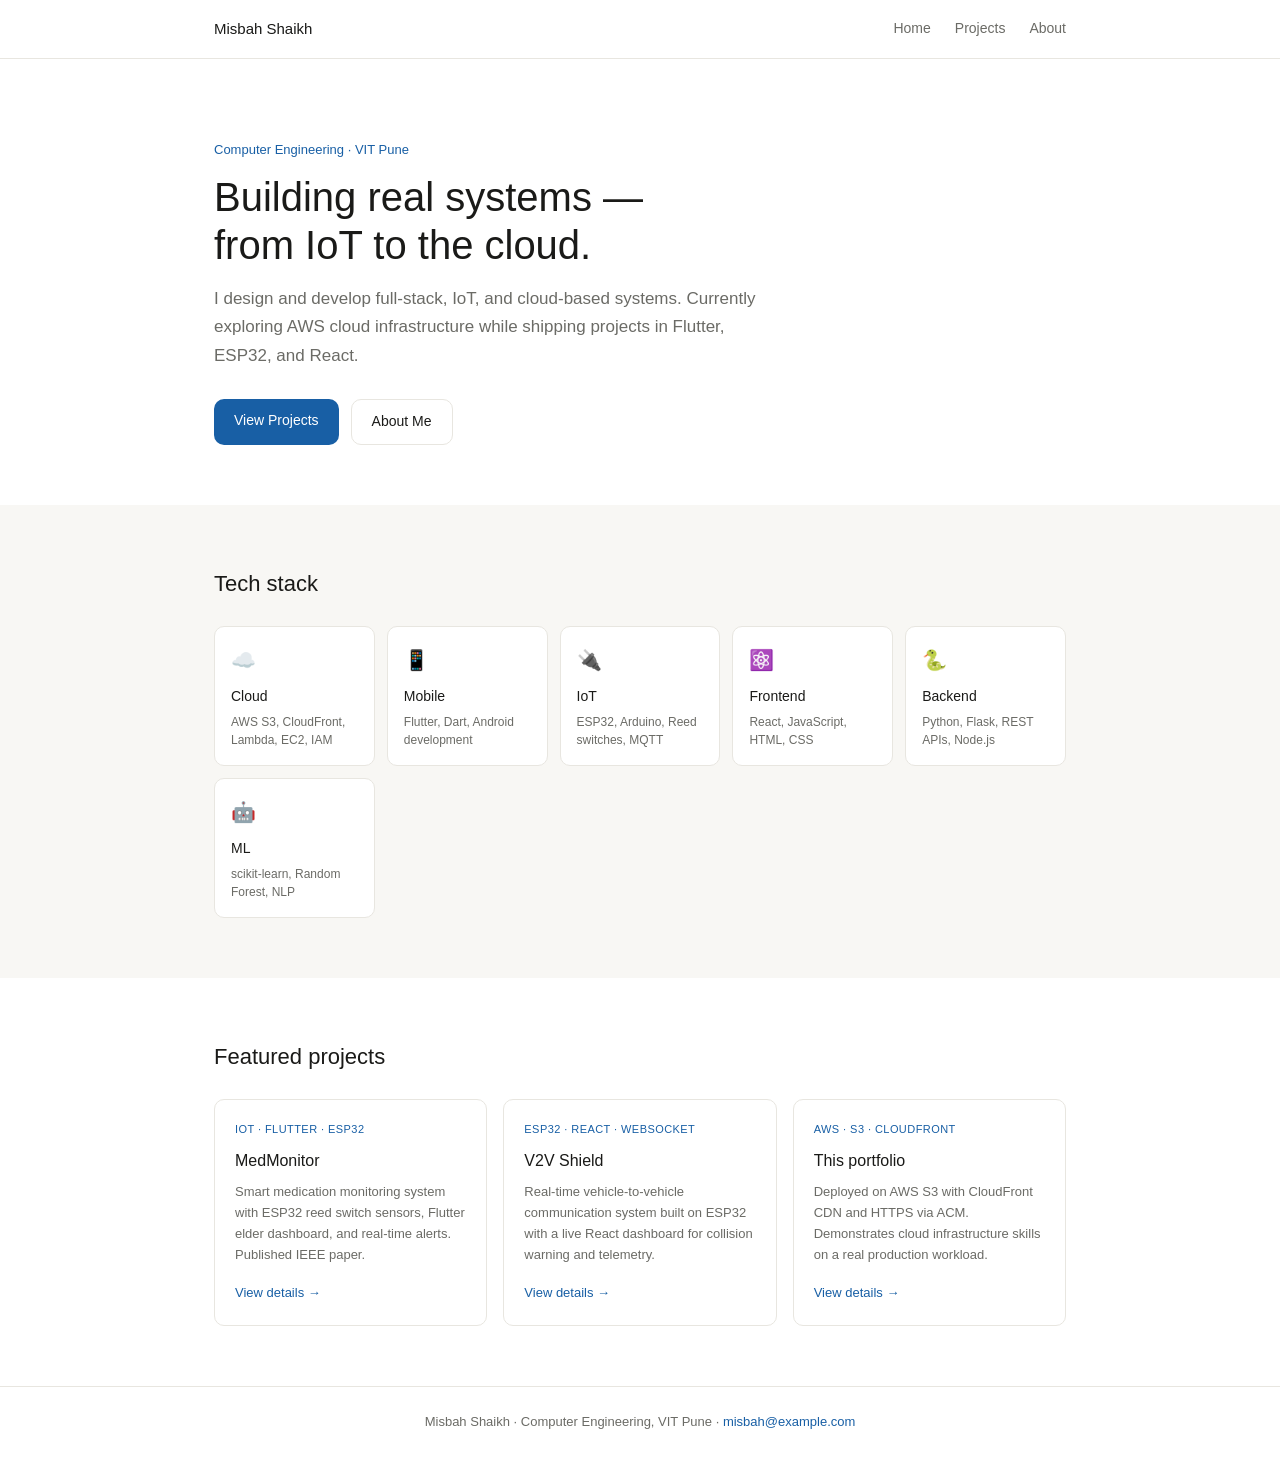
<file: index.html>
<!DOCTYPE html>
<html lang="en">
<head>
  <meta charset="UTF-8">
  <meta name="viewport" content="width=device-width, initial-scale=1.0">
  <title>Misbah Shaikh — Computer Engineer</title>
  <link rel="stylesheet" href="style.css">
</head>
<body>
  <nav>
    <div class="nav-inner">
      <span class="logo">Misbah Shaikh</span>
      <div class="nav-links">
        <a href="index.html">Home</a>
        <a href="projects.html">Projects</a>
        <a href="about.html">About</a>
      </div>
    </div>
  </nav>

  <section class="hero">
    <div class="container">
      <p class="tag">Computer Engineering · VIT Pune</p>
      <h1>Building real systems —<br>from IoT to the cloud.</h1>
      <p class="hero-sub">I design and develop full-stack, IoT, and cloud-based systems. Currently exploring AWS cloud infrastructure while shipping projects in Flutter, ESP32, and React.</p>
      <div class="btn-row">
        <a href="projects.html" class="btn-primary">View Projects</a>
        <a href="about.html" class="btn-secondary">About Me</a>
      </div>
    </div>
  </section>

  <section class="skills-section">
    <div class="container">
      <h2>Tech stack</h2>
      <div class="skills-grid">
        <div class="skill-card">
          <div class="skill-icon">☁️</div>
          <h3>Cloud</h3>
          <p>AWS S3, CloudFront, Lambda, EC2, IAM</p>
        </div>
        <div class="skill-card">
          <div class="skill-icon">📱</div>
          <h3>Mobile</h3>
          <p>Flutter, Dart, Android development</p>
        </div>
        <div class="skill-card">
          <div class="skill-icon">🔌</div>
          <h3>IoT</h3>
          <p>ESP32, Arduino, Reed switches, MQTT</p>
        </div>
        <div class="skill-card">
          <div class="skill-icon">⚛️</div>
          <h3>Frontend</h3>
          <p>React, JavaScript, HTML, CSS</p>
        </div>
        <div class="skill-card">
          <div class="skill-icon">🐍</div>
          <h3>Backend</h3>
          <p>Python, Flask, REST APIs, Node.js</p>
        </div>
        <div class="skill-card">
          <div class="skill-icon">🤖</div>
          <h3>ML</h3>
          <p>scikit-learn, Random Forest, NLP</p>
        </div>
      </div>
    </div>
  </section>

  <section class="featured">
    <div class="container">
      <h2>Featured projects</h2>
      <div class="project-grid">
        <div class="project-card">
          <div class="project-tag">IoT · Flutter · ESP32</div>
          <h3>MedMonitor</h3>
          <p>Smart medication monitoring system with ESP32 reed switch sensors, Flutter elder dashboard, and real-time alerts. Published IEEE paper.</p>
          <a href="projects.html" class="link">View details →</a>
        </div>
        <div class="project-card">
          <div class="project-tag">ESP32 · React · WebSocket</div>
          <h3>V2V Shield</h3>
          <p>Real-time vehicle-to-vehicle communication system built on ESP32 with a live React dashboard for collision warning and telemetry.</p>
          <a href="projects.html" class="link">View details →</a>
        </div>
        <div class="project-card">
          <div class="project-tag">AWS · S3 · CloudFront</div>
          <h3>This portfolio</h3>
          <p>Deployed on AWS S3 with CloudFront CDN and HTTPS via ACM. Demonstrates cloud infrastructure skills on a real production workload.</p>
          <a href="projects.html" class="link">View details →</a>
        </div>
      </div>
    </div>
  </section>

  <footer>
    <div class="container">
      <p>Misbah Shaikh · Computer Engineering, VIT Pune · <a href="mailto:misbah@example.com">misbah@example.com</a></p>
    </div>
  </footer>
</body>
</html>
</file>
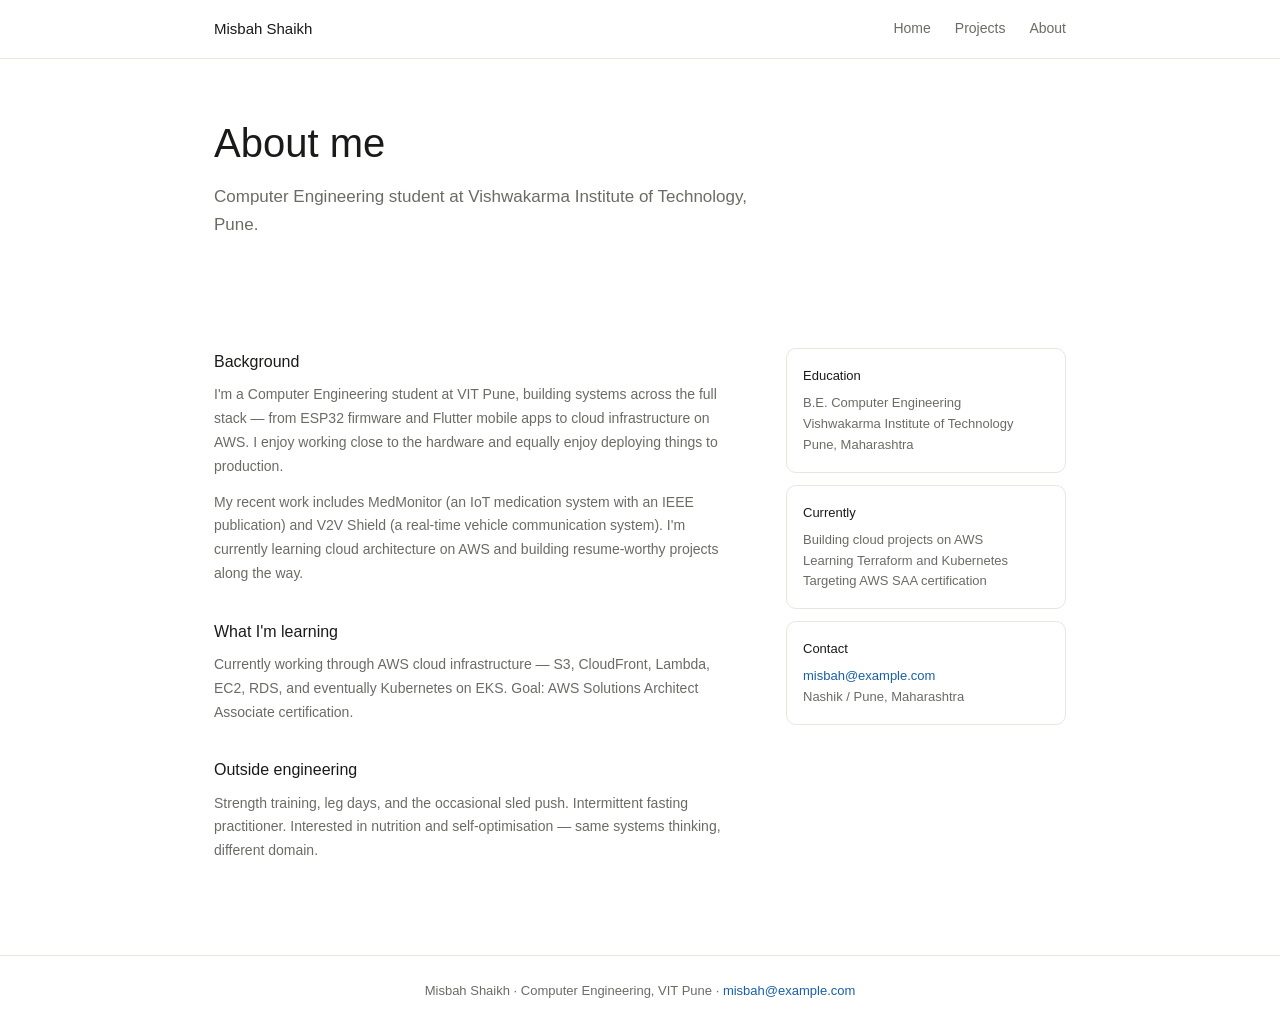
<file: about.html>
<!DOCTYPE html>
<html lang="en">
<head>
  <meta charset="UTF-8">
  <meta name="viewport" content="width=device-width, initial-scale=1.0">
  <title>About — Misbah Shaikh</title>
  <link rel="stylesheet" href="style.css">
</head>
<body>
  <nav>
    <div class="nav-inner">
      <span class="logo">Misbah Shaikh</span>
      <div class="nav-links">
        <a href="index.html">Home</a>
        <a href="projects.html">Projects</a>
        <a href="about.html">About</a>
      </div>
    </div>
  </nav>

  <section class="page-hero">
    <div class="container">
      <h1>About me</h1>
      <p class="hero-sub">Computer Engineering student at Vishwakarma Institute of Technology, Pune.</p>
    </div>
  </section>

  <section class="about-section">
    <div class="container about-grid">
      <div class="about-text">
        <h2>Background</h2>
        <p>I'm a Computer Engineering student at VIT Pune, building systems across the full stack — from ESP32 firmware and Flutter mobile apps to cloud infrastructure on AWS. I enjoy working close to the hardware and equally enjoy deploying things to production.</p>
        <p>My recent work includes MedMonitor (an IoT medication system with an IEEE publication) and V2V Shield (a real-time vehicle communication system). I'm currently learning cloud architecture on AWS and building resume-worthy projects along the way.</p>

        <h2 style="margin-top:2rem">What I'm learning</h2>
        <p>Currently working through AWS cloud infrastructure — S3, CloudFront, Lambda, EC2, RDS, and eventually Kubernetes on EKS. Goal: AWS Solutions Architect Associate certification.</p>

        <h2 style="margin-top:2rem">Outside engineering</h2>
        <p>Strength training, leg days, and the occasional sled push. Intermittent fasting practitioner. Interested in nutrition and self-optimisation — same systems thinking, different domain.</p>
      </div>
      <div class="about-sidebar">
        <div class="info-card">
          <h3>Education</h3>
          <p>B.E. Computer Engineering<br>Vishwakarma Institute of Technology<br>Pune, Maharashtra</p>
        </div>
        <div class="info-card">
          <h3>Currently</h3>
          <p>Building cloud projects on AWS<br>Learning Terraform and Kubernetes<br>Targeting AWS SAA certification</p>
        </div>
        <div class="info-card">
          <h3>Contact</h3>
          <p><a href="mailto:misbah@example.com">misbah@example.com</a><br>Nashik / Pune, Maharashtra</p>
        </div>
      </div>
    </div>
  </section>

  <footer>
    <div class="container">
      <p>Misbah Shaikh · Computer Engineering, VIT Pune · <a href="mailto:misbah@example.com">misbah@example.com</a></p>
    </div>
  </footer>
</body>
</html>
</file>
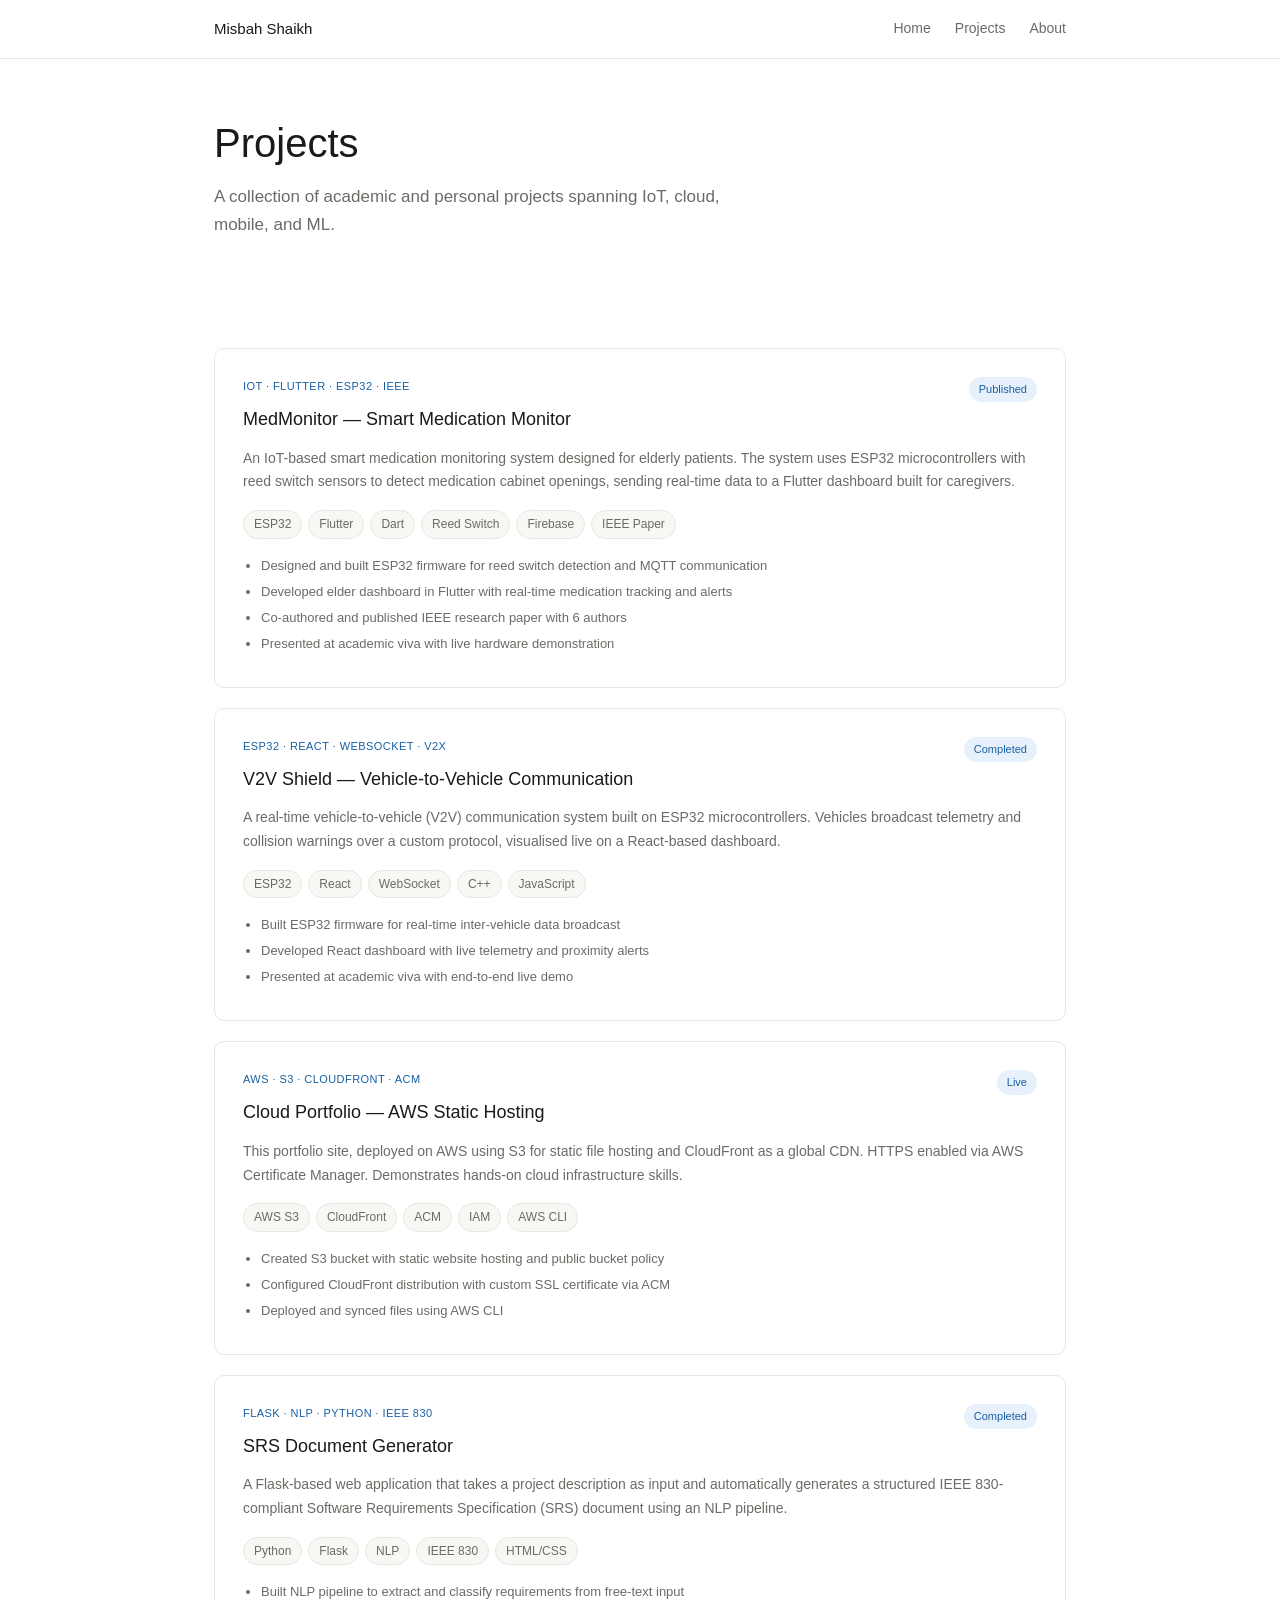
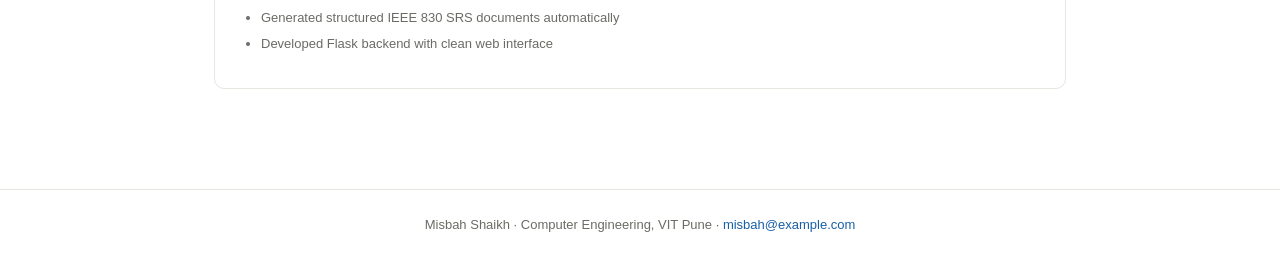
<file: projects.html>
<!DOCTYPE html>
<html lang="en">
<head>
  <meta charset="UTF-8">
  <meta name="viewport" content="width=device-width, initial-scale=1.0">
  <title>Projects — Misbah Shaikh</title>
  <link rel="stylesheet" href="style.css">
</head>
<body>
  <nav>
    <div class="nav-inner">
      <span class="logo">Misbah Shaikh</span>
      <div class="nav-links">
        <a href="index.html">Home</a>
        <a href="projects.html">Projects</a>
        <a href="about.html">About</a>
      </div>
    </div>
  </nav>

  <section class="page-hero">
    <div class="container">
      <h1>Projects</h1>
      <p class="hero-sub">A collection of academic and personal projects spanning IoT, cloud, mobile, and ML.</p>
    </div>
  </section>

  <section class="projects-full">
    <div class="container">

      <div class="project-full-card">
        <div class="project-header">
          <div>
            <div class="project-tag">IoT · Flutter · ESP32 · IEEE</div>
            <h2>MedMonitor — Smart Medication Monitor</h2>
          </div>
          <span class="status-badge">Published</span>
        </div>
        <p>An IoT-based smart medication monitoring system designed for elderly patients. The system uses ESP32 microcontrollers with reed switch sensors to detect medication cabinet openings, sending real-time data to a Flutter dashboard built for caregivers.</p>
        <div class="tech-list">
          <span>ESP32</span><span>Flutter</span><span>Dart</span><span>Reed Switch</span><span>Firebase</span><span>IEEE Paper</span>
        </div>
        <ul class="project-points">
          <li>Designed and built ESP32 firmware for reed switch detection and MQTT communication</li>
          <li>Developed elder dashboard in Flutter with real-time medication tracking and alerts</li>
          <li>Co-authored and published IEEE research paper with 6 authors</li>
          <li>Presented at academic viva with live hardware demonstration</li>
        </ul>
      </div>

      <div class="project-full-card">
        <div class="project-header">
          <div>
            <div class="project-tag">ESP32 · React · WebSocket · V2X</div>
            <h2>V2V Shield — Vehicle-to-Vehicle Communication</h2>
          </div>
          <span class="status-badge">Completed</span>
        </div>
        <p>A real-time vehicle-to-vehicle (V2V) communication system built on ESP32 microcontrollers. Vehicles broadcast telemetry and collision warnings over a custom protocol, visualised live on a React-based dashboard.</p>
        <div class="tech-list">
          <span>ESP32</span><span>React</span><span>WebSocket</span><span>C++</span><span>JavaScript</span>
        </div>
        <ul class="project-points">
          <li>Built ESP32 firmware for real-time inter-vehicle data broadcast</li>
          <li>Developed React dashboard with live telemetry and proximity alerts</li>
          <li>Presented at academic viva with end-to-end live demo</li>
        </ul>
      </div>

      <div class="project-full-card">
        <div class="project-header">
          <div>
            <div class="project-tag">AWS · S3 · CloudFront · ACM</div>
            <h2>Cloud Portfolio — AWS Static Hosting</h2>
          </div>
          <span class="status-badge">Live</span>
        </div>
        <p>This portfolio site, deployed on AWS using S3 for static file hosting and CloudFront as a global CDN. HTTPS enabled via AWS Certificate Manager. Demonstrates hands-on cloud infrastructure skills.</p>
        <div class="tech-list">
          <span>AWS S3</span><span>CloudFront</span><span>ACM</span><span>IAM</span><span>AWS CLI</span>
        </div>
        <ul class="project-points">
          <li>Created S3 bucket with static website hosting and public bucket policy</li>
          <li>Configured CloudFront distribution with custom SSL certificate via ACM</li>
          <li>Deployed and synced files using AWS CLI</li>
        </ul>
      </div>

      <div class="project-full-card">
        <div class="project-header">
          <div>
            <div class="project-tag">Flask · NLP · Python · IEEE 830</div>
            <h2>SRS Document Generator</h2>
          </div>
          <span class="status-badge">Completed</span>
        </div>
        <p>A Flask-based web application that takes a project description as input and automatically generates a structured IEEE 830-compliant Software Requirements Specification (SRS) document using an NLP pipeline.</p>
        <div class="tech-list">
          <span>Python</span><span>Flask</span><span>NLP</span><span>IEEE 830</span><span>HTML/CSS</span>
        </div>
        <ul class="project-points">
          <li>Built NLP pipeline to extract and classify requirements from free-text input</li>
          <li>Generated structured IEEE 830 SRS documents automatically</li>
          <li>Developed Flask backend with clean web interface</li>
        </ul>
      </div>

    </div>
  </section>

  <footer>
    <div class="container">
      <p>Misbah Shaikh · Computer Engineering, VIT Pune · <a href="mailto:misbah@example.com">misbah@example.com</a></p>
    </div>
  </footer>
</body>
</html>
</file>
<file: style.css>
*, *::before, *::after { box-sizing: border-box; margin: 0; padding: 0; }

:root {
  --bg: #ffffff;
  --bg2: #f8f7f4;
  --text: #1a1a18;
  --muted: #6b6b66;
  --border: #e8e6e0;
  --accent: #185FA5;
  --accent-light: #E6F1FB;
  --radius: 10px;
}

body { font-family: -apple-system, BlinkMacSystemFont, 'Segoe UI', sans-serif; background: var(--bg); color: var(--text); line-height: 1.7; font-size: 16px; }

a { color: var(--accent); text-decoration: none; }
a:hover { text-decoration: underline; }

.container { max-width: 900px; margin: 0 auto; padding: 0 24px; }

nav { border-bottom: 1px solid var(--border); padding: 16px 0; }
.nav-inner { max-width: 900px; margin: 0 auto; padding: 0 24px; display: flex; justify-content: space-between; align-items: center; }
.logo { font-weight: 500; font-size: 15px; }
.nav-links { display: flex; gap: 24px; }
.nav-links a { color: var(--muted); font-size: 14px; }
.nav-links a:hover { color: var(--text); text-decoration: none; }

.hero { padding: 80px 0 60px; }
.page-hero { padding: 60px 0 40px; }
.tag { font-size: 13px; color: var(--accent); font-weight: 500; margin-bottom: 12px; }
h1 { font-size: 40px; font-weight: 500; line-height: 1.2; margin-bottom: 16px; }
.hero-sub { font-size: 17px; color: var(--muted); max-width: 560px; margin-bottom: 28px; }
.btn-row { display: flex; gap: 12px; flex-wrap: wrap; }
.btn-primary { background: var(--accent); color: #fff; padding: 10px 20px; border-radius: var(--radius); font-size: 14px; font-weight: 500; }
.btn-primary:hover { background: #0C447C; text-decoration: none; }
.btn-secondary { border: 1px solid var(--border); color: var(--text); padding: 10px 20px; border-radius: var(--radius); font-size: 14px; }
.btn-secondary:hover { background: var(--bg2); text-decoration: none; }

.skills-section { padding: 60px 0; background: var(--bg2); }
h2 { font-size: 22px; font-weight: 500; margin-bottom: 24px; }
.skills-grid { display: grid; grid-template-columns: repeat(auto-fit, minmax(140px, 1fr)); gap: 12px; }
.skill-card { background: var(--bg); border: 1px solid var(--border); border-radius: var(--radius); padding: 16px; }
.skill-icon { font-size: 20px; margin-bottom: 8px; }
.skill-card h3 { font-size: 14px; font-weight: 500; margin-bottom: 4px; }
.skill-card p { font-size: 12px; color: var(--muted); line-height: 1.5; }

.featured { padding: 60px 0; }
.project-grid { display: grid; grid-template-columns: repeat(auto-fit, minmax(240px, 1fr)); gap: 16px; }
.project-card { border: 1px solid var(--border); border-radius: var(--radius); padding: 20px; }
.project-tag { font-size: 11px; color: var(--accent); font-weight: 500; margin-bottom: 8px; text-transform: uppercase; letter-spacing: 0.04em; }
.project-card h3 { font-size: 16px; font-weight: 500; margin-bottom: 8px; }
.project-card p { font-size: 13px; color: var(--muted); line-height: 1.6; margin-bottom: 12px; }
.link { font-size: 13px; color: var(--accent); }

.projects-full { padding: 40px 0 80px; }
.project-full-card { border: 1px solid var(--border); border-radius: var(--radius); padding: 28px; margin-bottom: 20px; }
.project-header { display: flex; justify-content: space-between; align-items: flex-start; gap: 16px; margin-bottom: 12px; }
.project-full-card h2 { font-size: 18px; font-weight: 500; margin-bottom: 0; }
.status-badge { font-size: 11px; padding: 3px 10px; border-radius: 20px; background: var(--accent-light); color: var(--accent); white-space: nowrap; font-weight: 500; }
.project-full-card p { font-size: 14px; color: var(--muted); margin-bottom: 16px; }
.tech-list { display: flex; flex-wrap: wrap; gap: 6px; margin-bottom: 16px; }
.tech-list span { font-size: 12px; padding: 3px 10px; background: var(--bg2); border: 1px solid var(--border); border-radius: 20px; color: var(--muted); }
.project-points { padding-left: 18px; }
.project-points li { font-size: 13px; color: var(--muted); margin-bottom: 4px; }

.about-section { padding: 40px 0 80px; }
.about-grid { display: grid; grid-template-columns: 1fr 280px; gap: 48px; }
.about-text h2 { font-size: 16px; font-weight: 500; margin-bottom: 8px; }
.about-text p { font-size: 14px; color: var(--muted); margin-bottom: 12px; }
.info-card { border: 1px solid var(--border); border-radius: var(--radius); padding: 16px; margin-bottom: 12px; }
.info-card h3 { font-size: 13px; font-weight: 500; margin-bottom: 6px; }
.info-card p { font-size: 13px; color: var(--muted); line-height: 1.6; }

footer { border-top: 1px solid var(--border); padding: 24px 0; }
footer p { font-size: 13px; color: var(--muted); text-align: center; }

@media (max-width: 600px) {
  h1 { font-size: 28px; }
  .about-grid { grid-template-columns: 1fr; }
  .project-header { flex-direction: column; }
}
</file>
